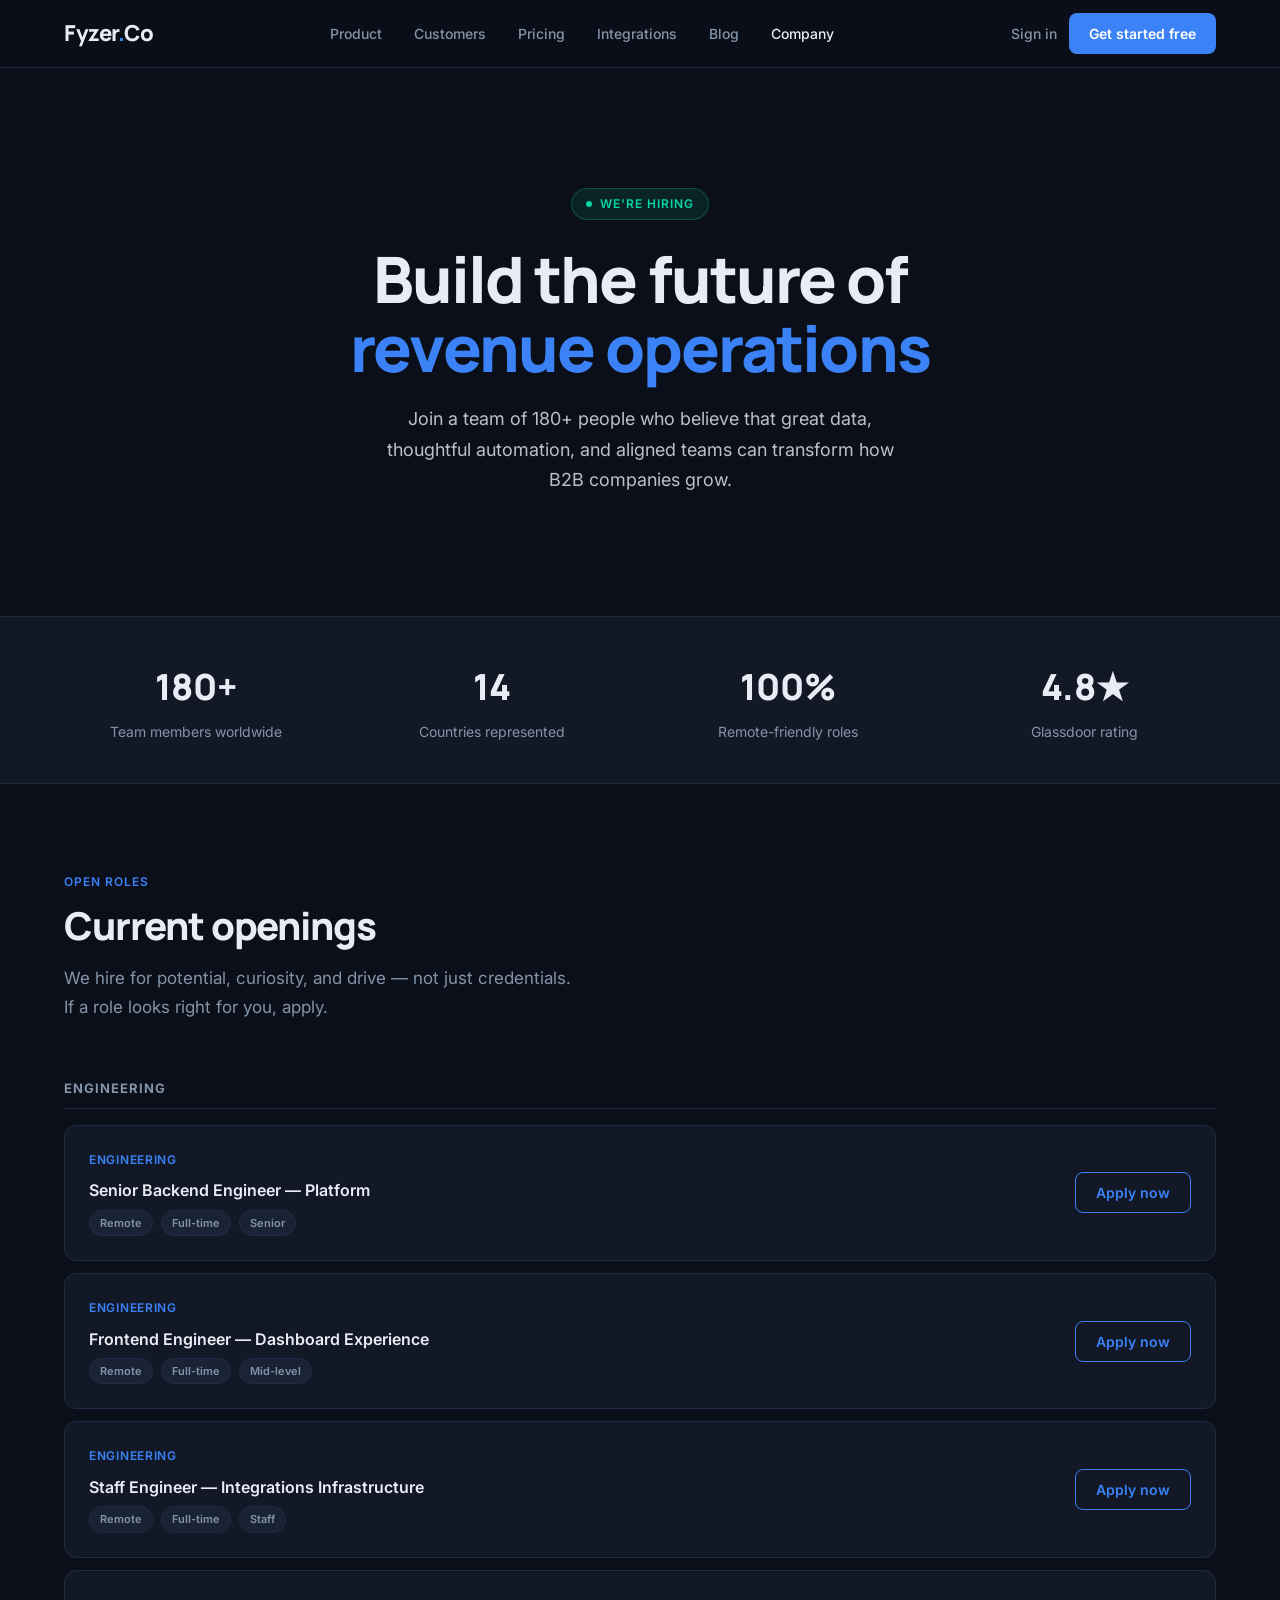
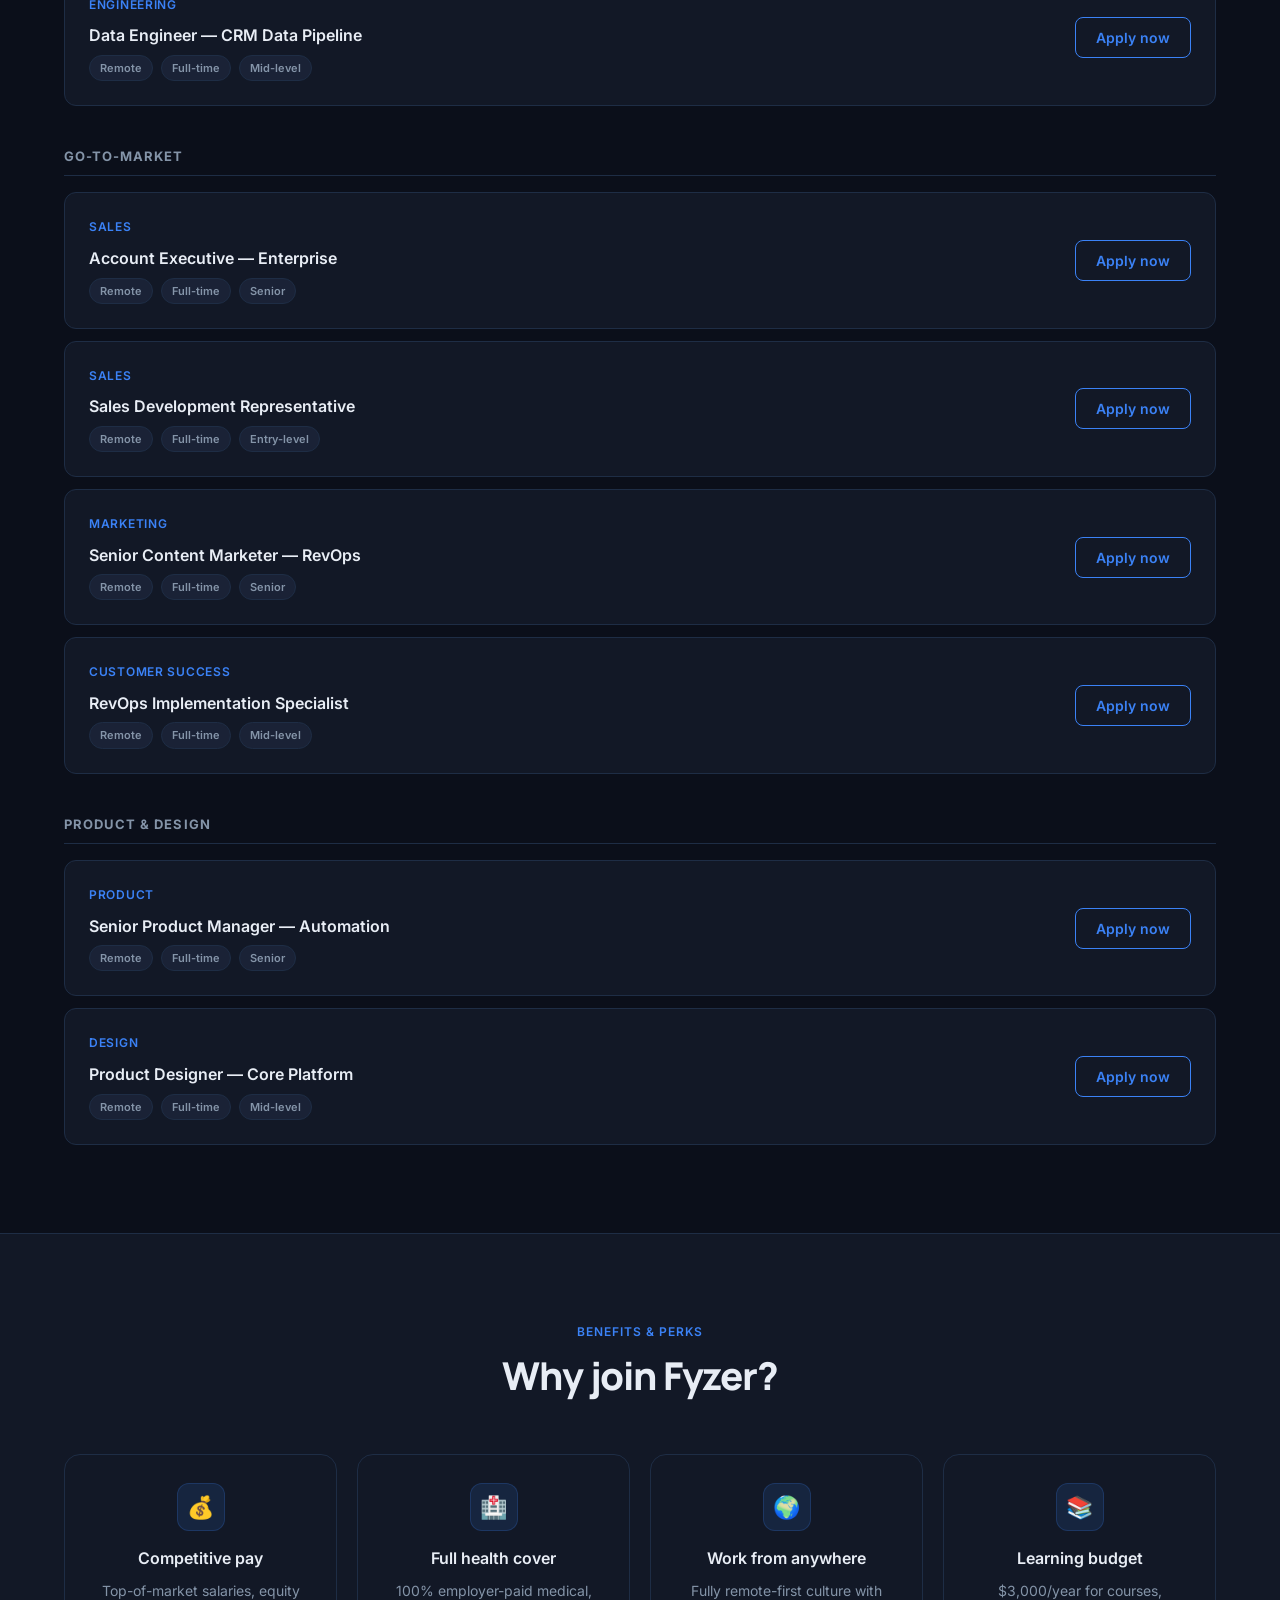
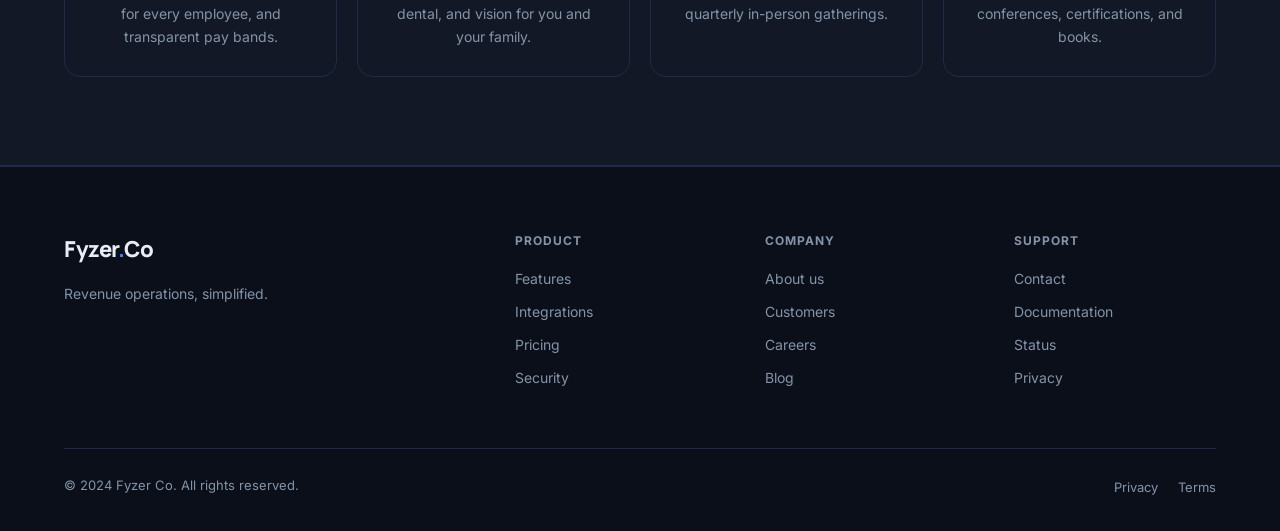
<file: careers.html>
<!DOCTYPE html>
<html lang="en">
<head>
<meta charset="UTF-8"><meta name="viewport" content="width=device-width,initial-scale=1.0">
<title>Careers — Fyzer Co</title>
<link rel="preconnect" href="https://fonts.googleapis.com">
<link rel="stylesheet" href="https://fonts.googleapis.com/css2?family=Inter:wght@400;500;600&family=Manrope:wght@700;800&display=swap">
<link rel="stylesheet" href="styles.css">
</head>
<body>
<nav>
  <a href="index.html" class="logo">Fyzer<span class="dot">.</span>Co</a>
  <div class="nav-center">
    <a href="product.html">Product</a><a href="customers.html">Customers</a><a href="pricing.html">Pricing</a><a href="integrations.html">Integrations</a><a href="blog.html">Blog</a><a href="about.html" style="color:var(--text)">Company</a>
  </div>
  <div class="nav-right"><a href="contact.html" class="btn-text">Sign in</a><a href="contact.html" class="btn-accent">Get started free</a></div>
</nav>

<div class="hero" style="min-height:440px">
  <div class="hero-bg" style="background-image:url('https://images.unsplash.com/photo-1522071820081-009f0129c71c?w=1600&q=80&auto=format&fit=crop')"></div>
  <div class="hero-overlay"></div>
  <div class="hero-content center" style="margin:0 auto;text-align:center">
    <div class="pill pill-green">We're hiring</div>
    <h1>Build the future of <em>revenue operations</em></h1>
    <p style="max-width:520px;margin:0 auto">Join a team of 180+ people who believe that great data, thoughtful automation, and aligned teams can transform how B2B companies grow.</p>
  </div>
</div>

<div class="stats-bar">
  <div class="stats-bar-inner">
    <div class="stat-item"><div class="num">180+</div><div class="lbl">Team members worldwide</div></div>
    <div class="stat-item"><div class="num">14</div><div class="lbl">Countries represented</div></div>
    <div class="stat-item"><div class="num">100%</div><div class="lbl">Remote-friendly roles</div></div>
    <div class="stat-item"><div class="num">4.8★</div><div class="lbl">Glassdoor rating</div></div>
  </div>
</div>

<section>
  <div class="section-inner">
    <div class="section-header">
      <p class="eyebrow">Open roles</p>
      <h2 class="section-title">Current openings</h2>
      <p class="section-sub">We hire for potential, curiosity, and drive — not just credentials. If a role looks right for you, apply.</p>
    </div>

    <div style="margin-bottom:40px">
      <div style="font-size:13px;font-weight:700;letter-spacing:.08em;text-transform:uppercase;color:var(--muted);margin-bottom:16px;padding-bottom:8px;border-bottom:1px solid var(--border)">Engineering</div>
      <div style="display:flex;flex-direction:column;gap:12px">
        <div class="job-card"><div><div class="job-dept">Engineering</div><div class="job-title">Senior Backend Engineer — Platform</div><div class="job-tags"><span class="job-tag">Remote</span><span class="job-tag">Full-time</span><span class="job-tag">Senior</span></div></div><a href="contact.html" class="btn-apply">Apply now</a></div>
        <div class="job-card"><div><div class="job-dept">Engineering</div><div class="job-title">Frontend Engineer — Dashboard Experience</div><div class="job-tags"><span class="job-tag">Remote</span><span class="job-tag">Full-time</span><span class="job-tag">Mid-level</span></div></div><a href="contact.html" class="btn-apply">Apply now</a></div>
        <div class="job-card"><div><div class="job-dept">Engineering</div><div class="job-title">Staff Engineer — Integrations Infrastructure</div><div class="job-tags"><span class="job-tag">Remote</span><span class="job-tag">Full-time</span><span class="job-tag">Staff</span></div></div><a href="contact.html" class="btn-apply">Apply now</a></div>
        <div class="job-card"><div><div class="job-dept">Engineering</div><div class="job-title">Data Engineer — CRM Data Pipeline</div><div class="job-tags"><span class="job-tag">Remote</span><span class="job-tag">Full-time</span><span class="job-tag">Mid-level</span></div></div><a href="contact.html" class="btn-apply">Apply now</a></div>
      </div>
    </div>

    <div style="margin-bottom:40px">
      <div style="font-size:13px;font-weight:700;letter-spacing:.08em;text-transform:uppercase;color:var(--muted);margin-bottom:16px;padding-bottom:8px;border-bottom:1px solid var(--border)">Go-to-Market</div>
      <div style="display:flex;flex-direction:column;gap:12px">
        <div class="job-card"><div><div class="job-dept">Sales</div><div class="job-title">Account Executive — Enterprise</div><div class="job-tags"><span class="job-tag">Remote</span><span class="job-tag">Full-time</span><span class="job-tag">Senior</span></div></div><a href="contact.html" class="btn-apply">Apply now</a></div>
        <div class="job-card"><div><div class="job-dept">Sales</div><div class="job-title">Sales Development Representative</div><div class="job-tags"><span class="job-tag">Remote</span><span class="job-tag">Full-time</span><span class="job-tag">Entry-level</span></div></div><a href="contact.html" class="btn-apply">Apply now</a></div>
        <div class="job-card"><div><div class="job-dept">Marketing</div><div class="job-title">Senior Content Marketer — RevOps</div><div class="job-tags"><span class="job-tag">Remote</span><span class="job-tag">Full-time</span><span class="job-tag">Senior</span></div></div><a href="contact.html" class="btn-apply">Apply now</a></div>
        <div class="job-card"><div><div class="job-dept">Customer Success</div><div class="job-title">RevOps Implementation Specialist</div><div class="job-tags"><span class="job-tag">Remote</span><span class="job-tag">Full-time</span><span class="job-tag">Mid-level</span></div></div><a href="contact.html" class="btn-apply">Apply now</a></div>
      </div>
    </div>

    <div>
      <div style="font-size:13px;font-weight:700;letter-spacing:.08em;text-transform:uppercase;color:var(--muted);margin-bottom:16px;padding-bottom:8px;border-bottom:1px solid var(--border)">Product & Design</div>
      <div style="display:flex;flex-direction:column;gap:12px">
        <div class="job-card"><div><div class="job-dept">Product</div><div class="job-title">Senior Product Manager — Automation</div><div class="job-tags"><span class="job-tag">Remote</span><span class="job-tag">Full-time</span><span class="job-tag">Senior</span></div></div><a href="contact.html" class="btn-apply">Apply now</a></div>
        <div class="job-card"><div><div class="job-dept">Design</div><div class="job-title">Product Designer — Core Platform</div><div class="job-tags"><span class="job-tag">Remote</span><span class="job-tag">Full-time</span><span class="job-tag">Mid-level</span></div></div><a href="contact.html" class="btn-apply">Apply now</a></div>
      </div>
    </div>
  </div>
</section>

<section style="background:var(--surface);border-top:1px solid var(--border);border-bottom:1px solid var(--border)">
  <div class="section-inner">
    <div class="section-header center"><p class="eyebrow">Benefits & perks</p><h2 class="section-title">Why join Fyzer?</h2></div>
    <div class="grid-4">
      <div class="card" style="text-align:center"><div class="card-icon" style="margin:0 auto 14px">💰</div><div class="card-title">Competitive pay</div><div class="card-desc">Top-of-market salaries, equity for every employee, and transparent pay bands.</div></div>
      <div class="card" style="text-align:center"><div class="card-icon" style="margin:0 auto 14px">🏥</div><div class="card-title">Full health cover</div><div class="card-desc">100% employer-paid medical, dental, and vision for you and your family.</div></div>
      <div class="card" style="text-align:center"><div class="card-icon" style="margin:0 auto 14px">🌍</div><div class="card-title">Work from anywhere</div><div class="card-desc">Fully remote-first culture with quarterly in-person gatherings.</div></div>
      <div class="card" style="text-align:center"><div class="card-icon" style="margin:0 auto 14px">📚</div><div class="card-title">Learning budget</div><div class="card-desc">$3,000/year for courses, conferences, certifications, and books.</div></div>
    </div>
  </div>
</section>

<footer>
  <div class="footer-inner">
    <div class="footer-brand"><a href="index.html" class="logo">Fyzer<span class="dot">.</span>Co</a><p>Revenue operations, simplified.</p></div>
    <div class="footer-col"><h4>Product</h4><a href="product.html">Features</a><a href="integrations.html">Integrations</a><a href="pricing.html">Pricing</a><a href="security.html">Security</a></div>
    <div class="footer-col"><h4>Company</h4><a href="about.html">About us</a><a href="customers.html">Customers</a><a href="careers.html">Careers</a><a href="blog.html">Blog</a></div>
    <div class="footer-col"><h4>Support</h4><a href="contact.html">Contact</a><a href="#">Documentation</a><a href="#">Status</a><a href="#">Privacy</a></div>
  </div>
  <div class="footer-bottom"><span>&copy; 2024 Fyzer Co. All rights reserved.</span><div><a href="#">Privacy</a><a href="#">Terms</a></div></div>
</footer>
</body>
</html>
</file>
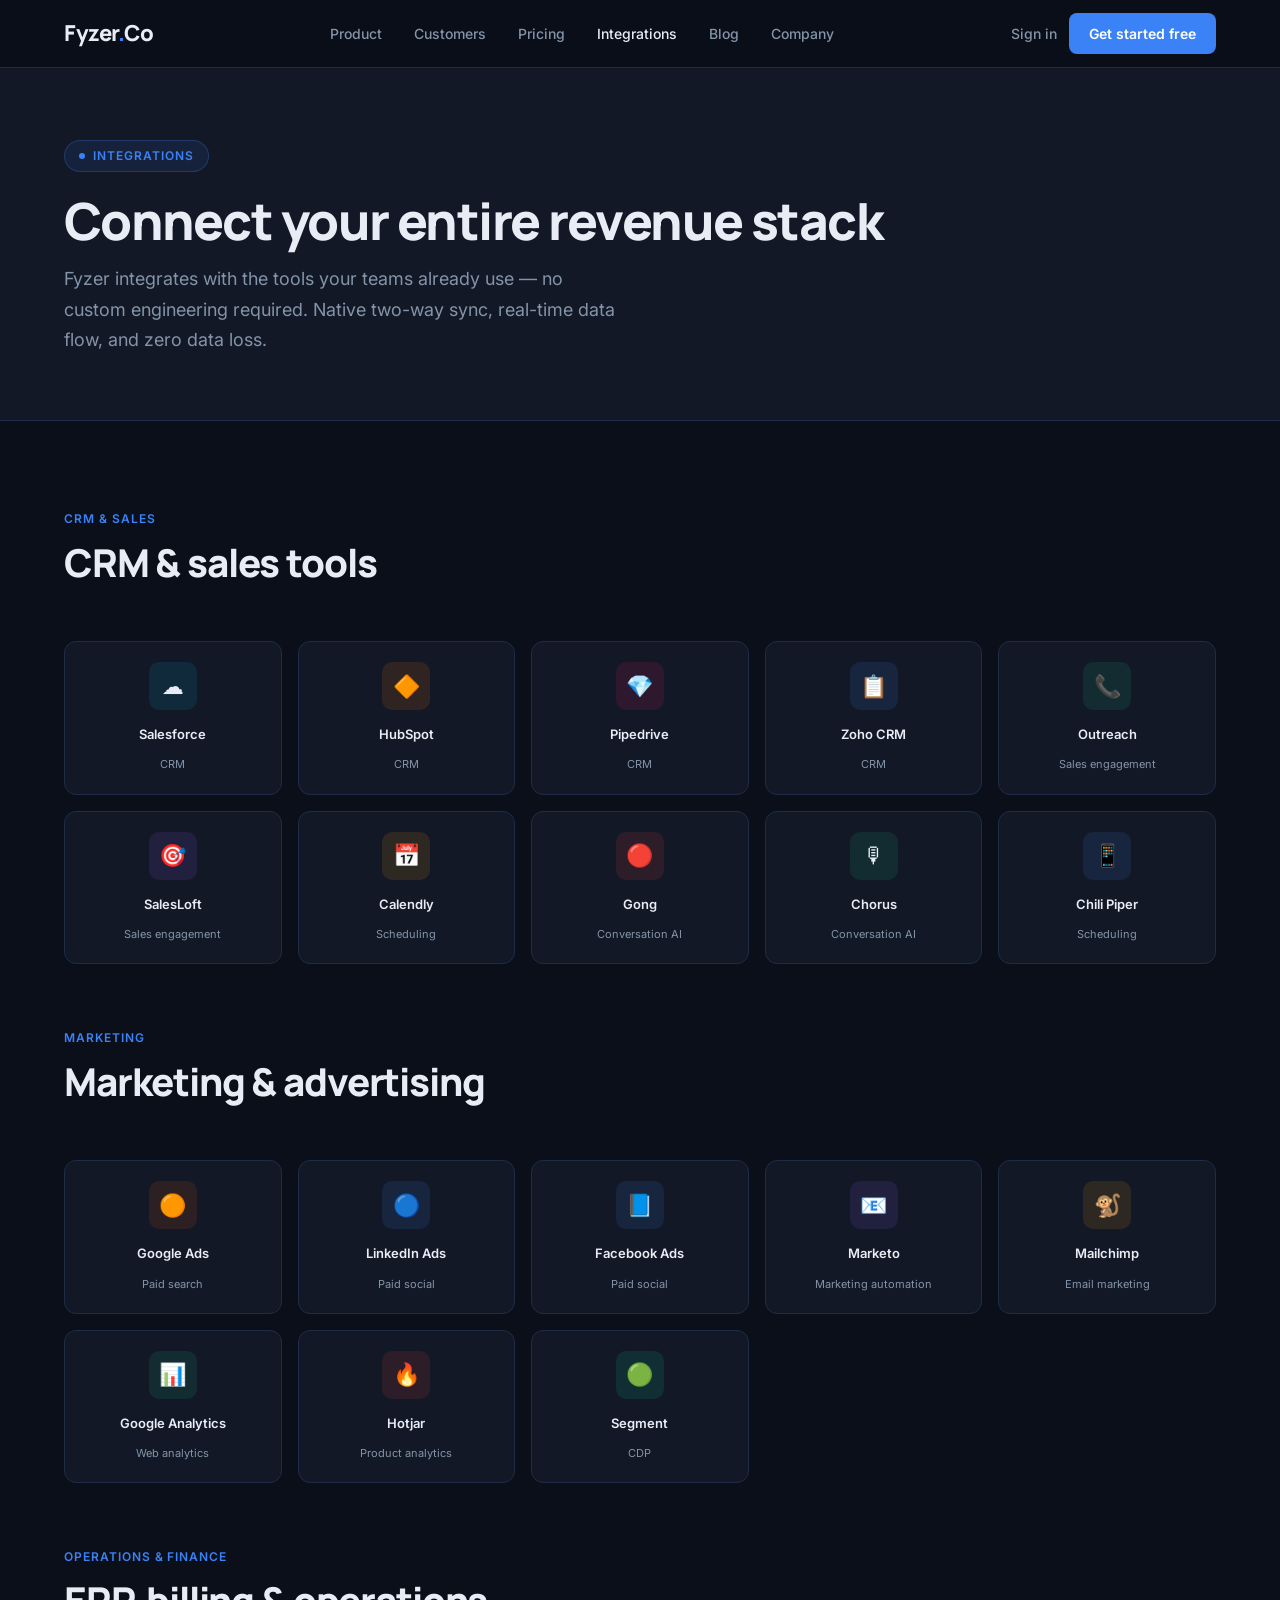
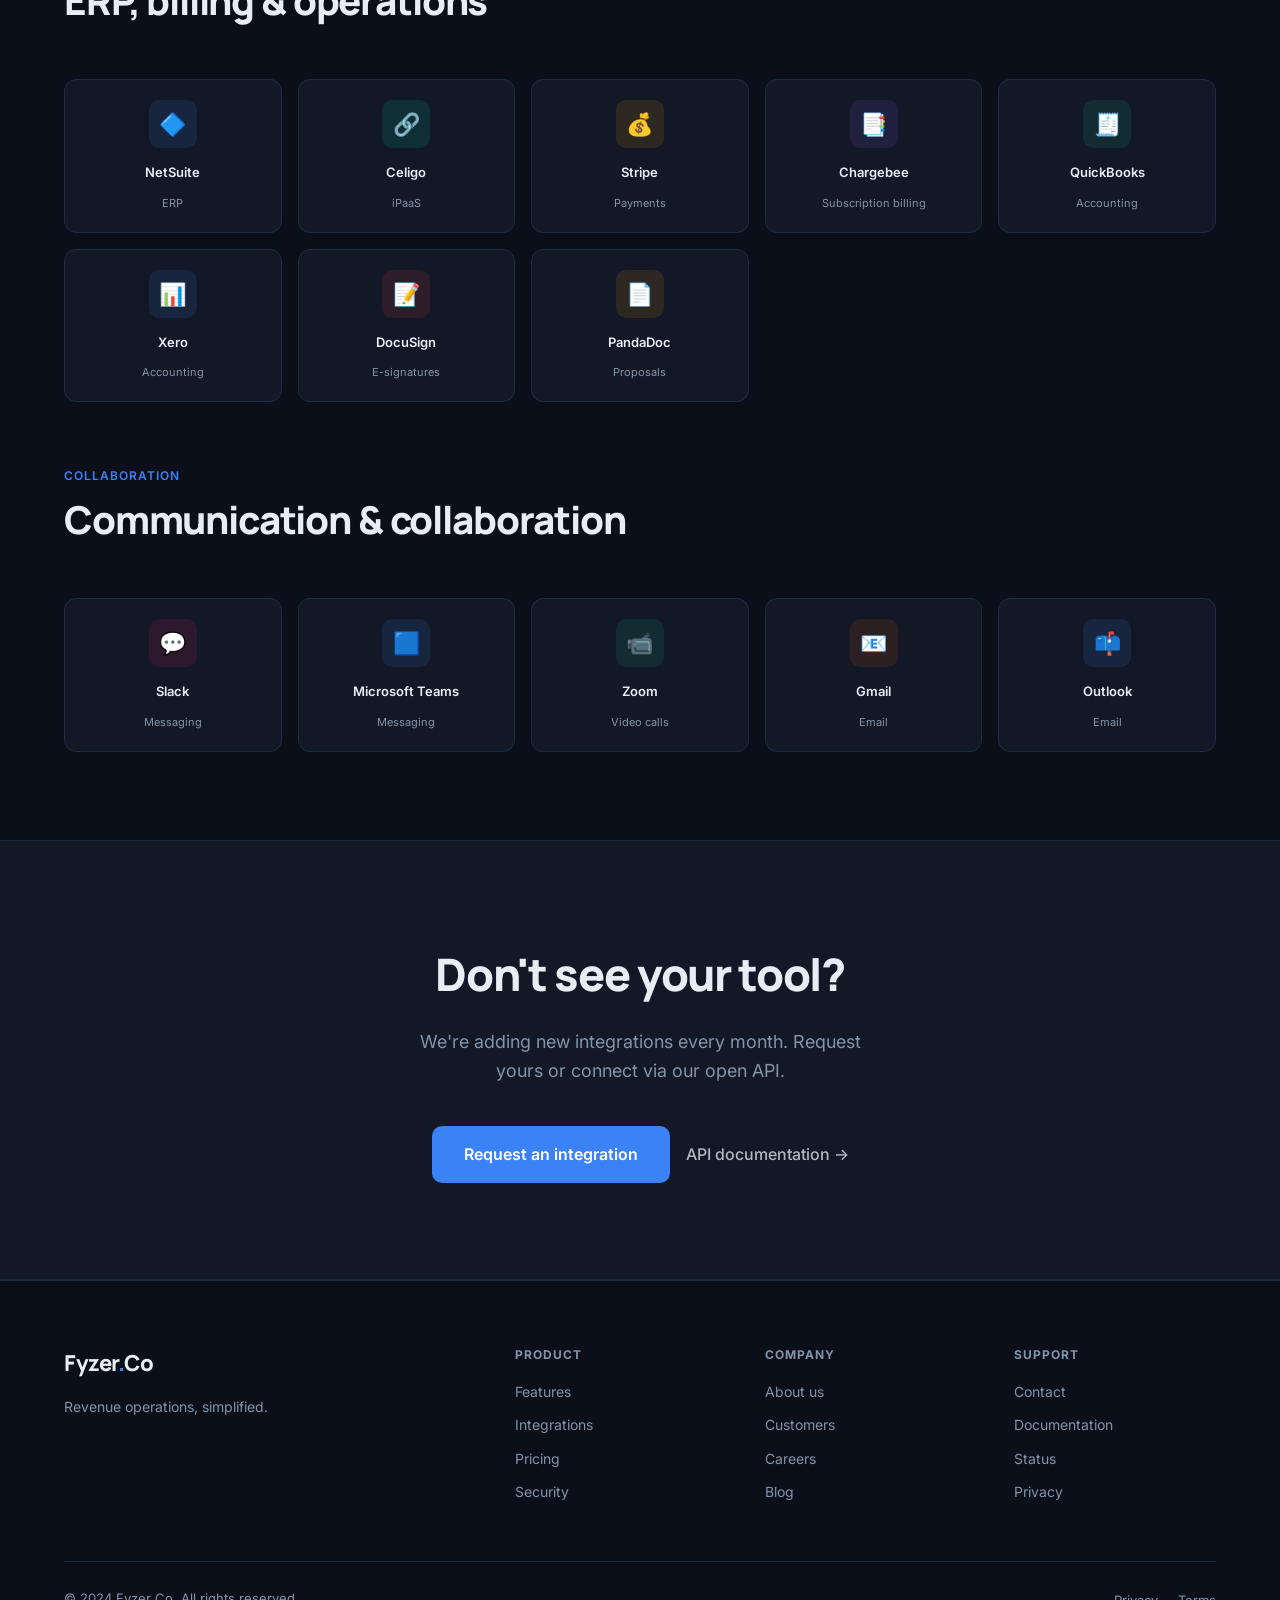
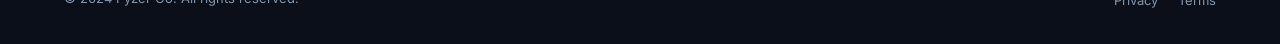
<file: integrations.html>
<!DOCTYPE html>
<html lang="en">
<head>
<meta charset="UTF-8"><meta name="viewport" content="width=device-width,initial-scale=1.0">
<title>Integrations — Fyzer Co</title>
<link rel="preconnect" href="https://fonts.googleapis.com">
<link rel="stylesheet" href="https://fonts.googleapis.com/css2?family=Inter:wght@400;500;600&family=Manrope:wght@700;800&display=swap">
<link rel="stylesheet" href="styles.css">
</head>
<body>
<nav>
  <a href="index.html" class="logo">Fyzer<span class="dot">.</span>Co</a>
  <div class="nav-center">
    <a href="product.html">Product</a><a href="customers.html">Customers</a><a href="pricing.html">Pricing</a><a href="integrations.html" style="color:var(--text)">Integrations</a><a href="blog.html">Blog</a><a href="about.html">Company</a>
  </div>
  <div class="nav-right"><a href="contact.html" class="btn-text">Sign in</a><a href="contact.html" class="btn-accent">Get started free</a></div>
</nav>

<div class="page-hero">
  <div class="page-hero-inner">
    <div class="pill pill-blue" style="margin-bottom:20px">Integrations</div>
    <h1>Connect your entire revenue stack</h1>
    <p>Fyzer integrates with the tools your teams already use — no custom engineering required. Native two-way sync, real-time data flow, and zero data loss.</p>
  </div>
</div>

<section>
  <div class="section-inner">
    <div class="section-header"><p class="eyebrow">CRM & Sales</p><h2 class="section-title">CRM & sales tools</h2></div>
    <div style="display:grid;grid-template-columns:repeat(5,1fr);gap:16px;margin-bottom:64px">
      <div class="integration-card"><div class="int-icon" style="background:rgba(0,161,214,.12)">☁</div><div class="int-name">Salesforce</div><div class="int-cat">CRM</div></div>
      <div class="integration-card"><div class="int-icon" style="background:rgba(255,122,0,.12)">🔶</div><div class="int-name">HubSpot</div><div class="int-cat">CRM</div></div>
      <div class="integration-card"><div class="int-icon" style="background:rgba(233,30,99,.12)">💎</div><div class="int-name">Pipedrive</div><div class="int-cat">CRM</div></div>
      <div class="integration-card"><div class="int-icon" style="background:rgba(59,130,246,.12)">📋</div><div class="int-name">Zoho CRM</div><div class="int-cat">CRM</div></div>
      <div class="integration-card"><div class="int-icon" style="background:rgba(16,185,129,.12)">📞</div><div class="int-name">Outreach</div><div class="int-cat">Sales engagement</div></div>
      <div class="integration-card"><div class="int-icon" style="background:rgba(139,92,246,.12)">🎯</div><div class="int-name">SalesLoft</div><div class="int-cat">Sales engagement</div></div>
      <div class="integration-card"><div class="int-icon" style="background:rgba(245,158,11,.12)">📅</div><div class="int-name">Calendly</div><div class="int-cat">Scheduling</div></div>
      <div class="integration-card"><div class="int-icon" style="background:rgba(239,68,68,.12)">🔴</div><div class="int-name">Gong</div><div class="int-cat">Conversation AI</div></div>
      <div class="integration-card"><div class="int-icon" style="background:rgba(16,185,129,.12)">🎙</div><div class="int-name">Chorus</div><div class="int-cat">Conversation AI</div></div>
      <div class="integration-card"><div class="int-icon" style="background:rgba(59,130,246,.12)">📱</div><div class="int-name">Chili Piper</div><div class="int-cat">Scheduling</div></div>
    </div>

    <div class="section-header"><p class="eyebrow">Marketing</p><h2 class="section-title">Marketing & advertising</h2></div>
    <div style="display:grid;grid-template-columns:repeat(5,1fr);gap:16px;margin-bottom:64px">
      <div class="integration-card"><div class="int-icon" style="background:rgba(234,88,12,.12)">🟠</div><div class="int-name">Google Ads</div><div class="int-cat">Paid search</div></div>
      <div class="integration-card"><div class="int-icon" style="background:rgba(59,130,246,.12)">🔵</div><div class="int-name">LinkedIn Ads</div><div class="int-cat">Paid social</div></div>
      <div class="integration-card"><div class="int-icon" style="background:rgba(59,130,246,.12)">📘</div><div class="int-name">Facebook Ads</div><div class="int-cat">Paid social</div></div>
      <div class="integration-card"><div class="int-icon" style="background:rgba(139,92,246,.12)">📧</div><div class="int-name">Marketo</div><div class="int-cat">Marketing automation</div></div>
      <div class="integration-card"><div class="int-icon" style="background:rgba(245,158,11,.12)">🐒</div><div class="int-name">Mailchimp</div><div class="int-cat">Email marketing</div></div>
      <div class="integration-card"><div class="int-icon" style="background:rgba(16,185,129,.12)">📊</div><div class="int-name">Google Analytics</div><div class="int-cat">Web analytics</div></div>
      <div class="integration-card"><div class="int-icon" style="background:rgba(239,68,68,.12)">🔥</div><div class="int-name">Hotjar</div><div class="int-cat">Product analytics</div></div>
      <div class="integration-card"><div class="int-icon" style="background:rgba(6,214,160,.12)">🟢</div><div class="int-name">Segment</div><div class="int-cat">CDP</div></div>
    </div>

    <div class="section-header"><p class="eyebrow">Operations & Finance</p><h2 class="section-title">ERP, billing & operations</h2></div>
    <div style="display:grid;grid-template-columns:repeat(5,1fr);gap:16px;margin-bottom:64px">
      <div class="integration-card"><div class="int-icon" style="background:rgba(59,130,246,.12)">🔷</div><div class="int-name">NetSuite</div><div class="int-cat">ERP</div></div>
      <div class="integration-card"><div class="int-icon" style="background:rgba(6,214,160,.12)">🔗</div><div class="int-name">Celigo</div><div class="int-cat">iPaaS</div></div>
      <div class="integration-card"><div class="int-icon" style="background:rgba(245,158,11,.12)">💰</div><div class="int-name">Stripe</div><div class="int-cat">Payments</div></div>
      <div class="integration-card"><div class="int-icon" style="background:rgba(139,92,246,.12)">📑</div><div class="int-name">Chargebee</div><div class="int-cat">Subscription billing</div></div>
      <div class="integration-card"><div class="int-icon" style="background:rgba(16,185,129,.12)">🧾</div><div class="int-name">QuickBooks</div><div class="int-cat">Accounting</div></div>
      <div class="integration-card"><div class="int-icon" style="background:rgba(59,130,246,.12)">📊</div><div class="int-name">Xero</div><div class="int-cat">Accounting</div></div>
      <div class="integration-card"><div class="int-icon" style="background:rgba(239,68,68,.12)">📝</div><div class="int-name">DocuSign</div><div class="int-cat">E-signatures</div></div>
      <div class="integration-card"><div class="int-icon" style="background:rgba(245,158,11,.12)">📄</div><div class="int-name">PandaDoc</div><div class="int-cat">Proposals</div></div>
    </div>

    <div class="section-header"><p class="eyebrow">Collaboration</p><h2 class="section-title">Communication & collaboration</h2></div>
    <div style="display:grid;grid-template-columns:repeat(5,1fr);gap:16px">
      <div class="integration-card"><div class="int-icon" style="background:rgba(233,30,99,.12)">💬</div><div class="int-name">Slack</div><div class="int-cat">Messaging</div></div>
      <div class="integration-card"><div class="int-icon" style="background:rgba(59,130,246,.12)">🟦</div><div class="int-name">Microsoft Teams</div><div class="int-cat">Messaging</div></div>
      <div class="integration-card"><div class="int-icon" style="background:rgba(16,185,129,.12)">📹</div><div class="int-name">Zoom</div><div class="int-cat">Video calls</div></div>
      <div class="integration-card"><div class="int-icon" style="background:rgba(234,88,12,.12)">📧</div><div class="int-name">Gmail</div><div class="int-cat">Email</div></div>
      <div class="integration-card"><div class="int-icon" style="background:rgba(59,130,246,.12)">📫</div><div class="int-name">Outlook</div><div class="int-cat">Email</div></div>
    </div>
  </div>
</section>

<div class="cta-section">
  <h2>Don't see your tool?</h2>
  <p>We're adding new integrations every month. Request yours or connect via our open API.</p>
  <div style="display:flex;gap:16px;justify-content:center;flex-wrap:wrap">
    <a href="contact.html" class="btn-lg">Request an integration</a>
    <a href="#" class="btn-lg-ghost">API documentation &rarr;</a>
  </div>
</div>

<footer>
  <div class="footer-inner">
    <div class="footer-brand"><a href="index.html" class="logo">Fyzer<span class="dot">.</span>Co</a><p>Revenue operations, simplified.</p></div>
    <div class="footer-col"><h4>Product</h4><a href="product.html">Features</a><a href="integrations.html">Integrations</a><a href="pricing.html">Pricing</a><a href="security.html">Security</a></div>
    <div class="footer-col"><h4>Company</h4><a href="about.html">About us</a><a href="customers.html">Customers</a><a href="careers.html">Careers</a><a href="blog.html">Blog</a></div>
    <div class="footer-col"><h4>Support</h4><a href="contact.html">Contact</a><a href="#">Documentation</a><a href="#">Status</a><a href="#">Privacy</a></div>
  </div>
  <div class="footer-bottom"><span>&copy; 2024 Fyzer Co. All rights reserved.</span><div><a href="#">Privacy</a><a href="#">Terms</a></div></div>
</footer>
</body>
</html>
</file>
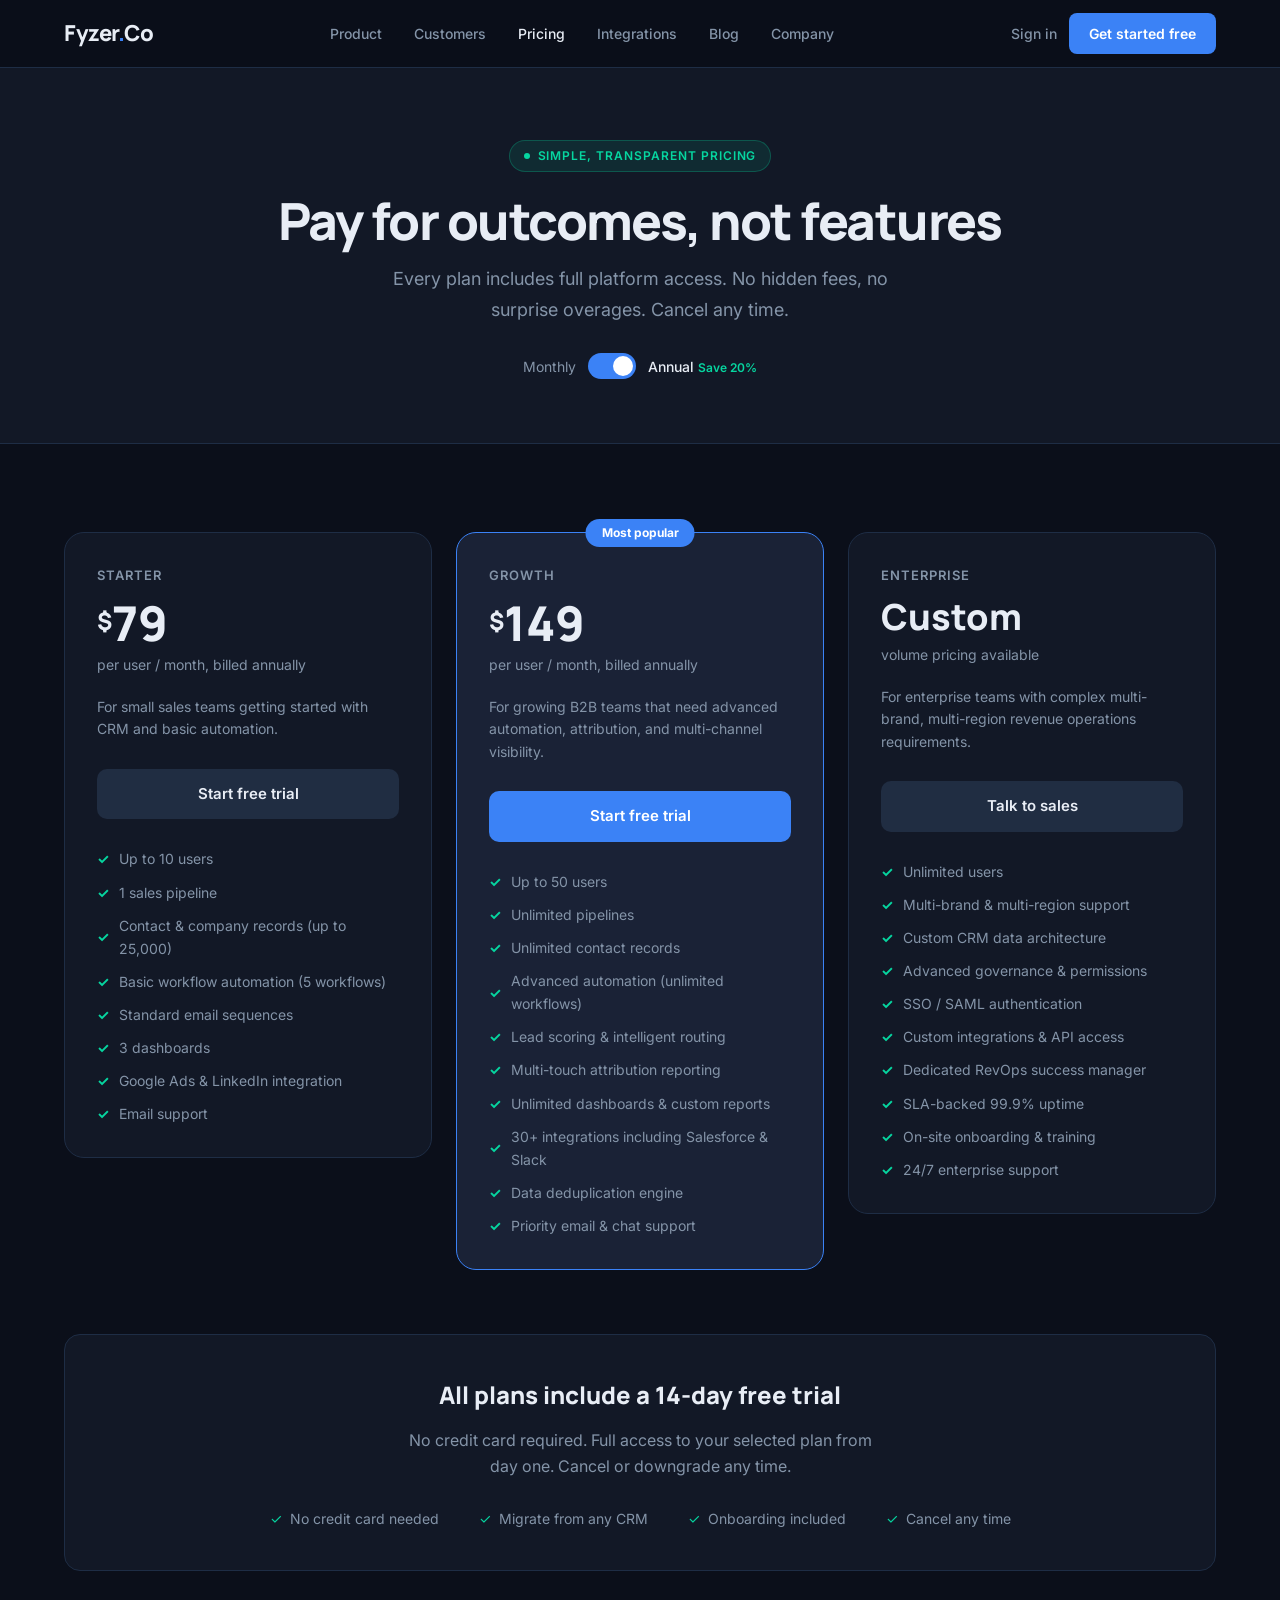
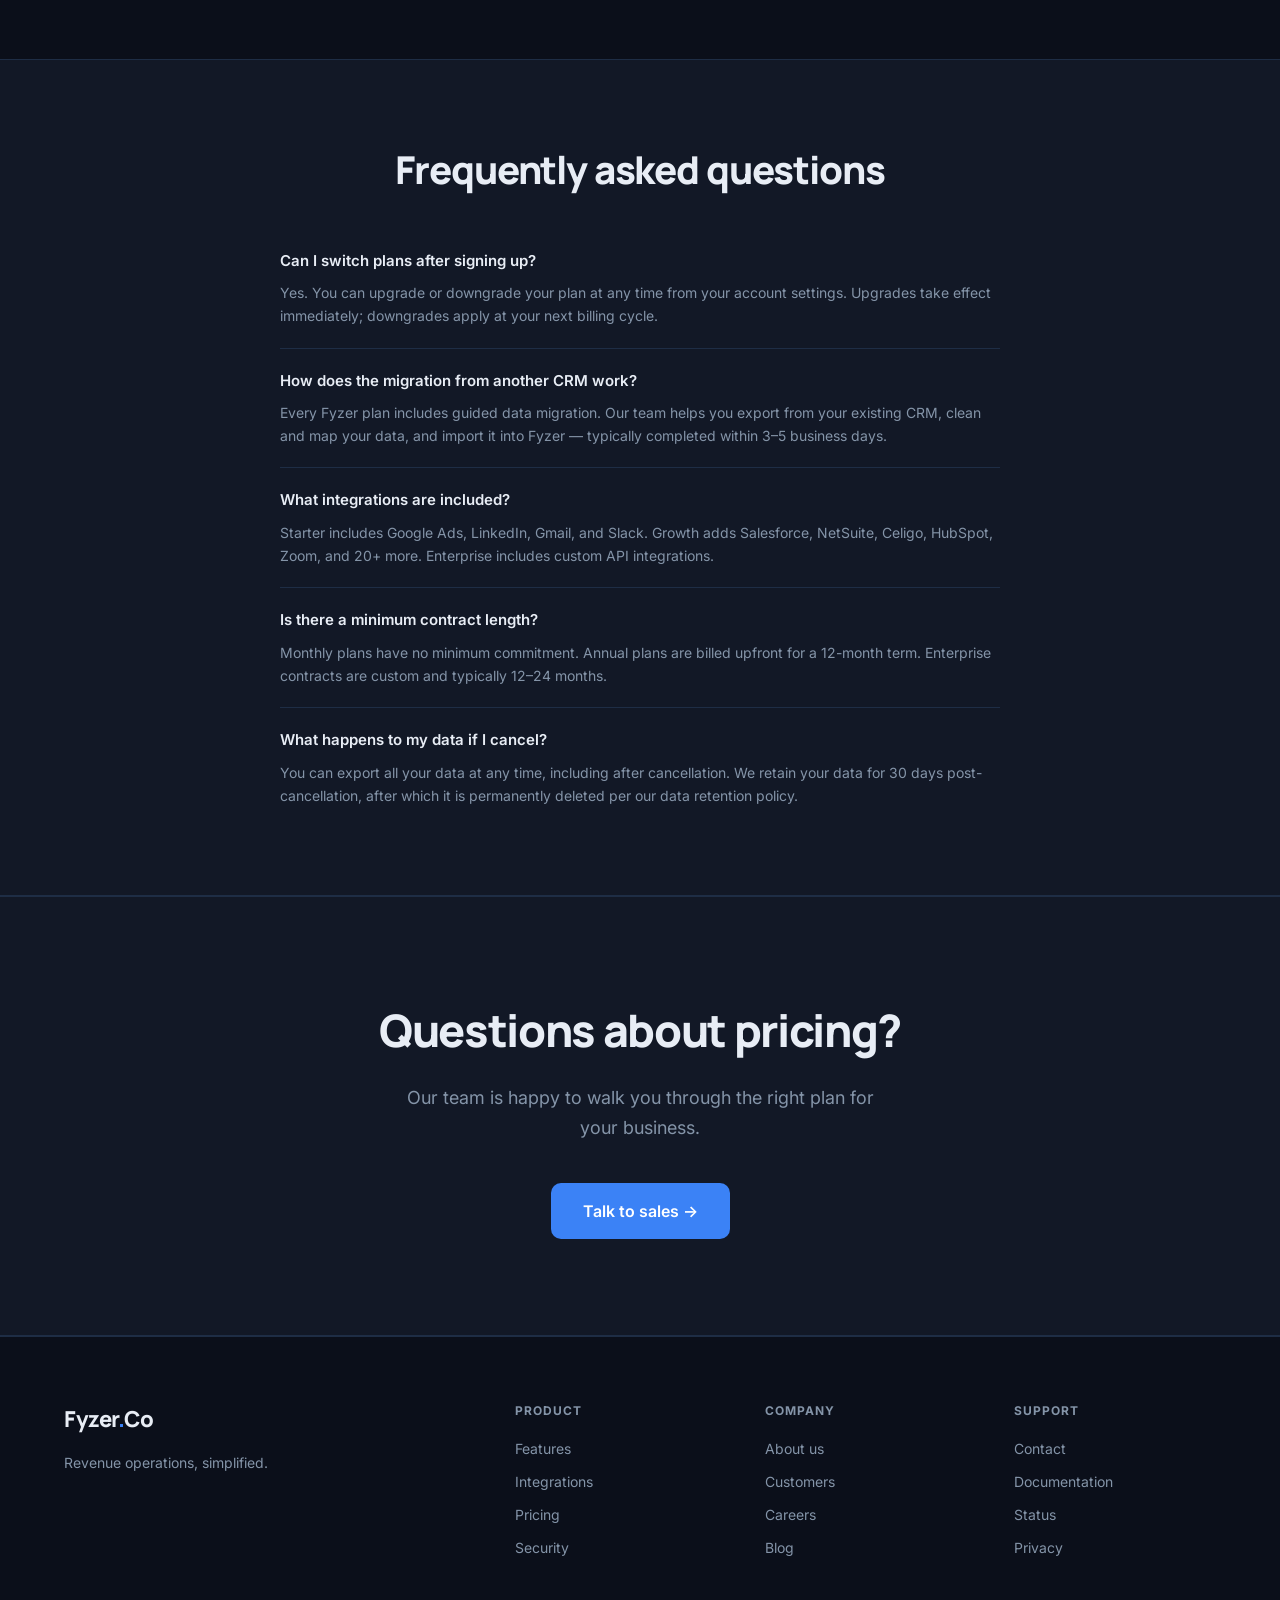
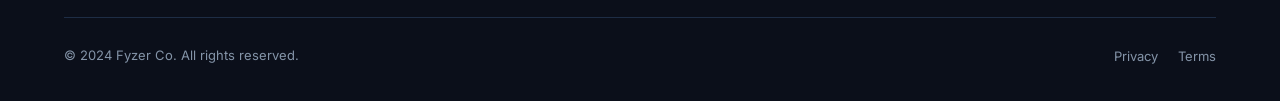
<file: pricing.html>
<!DOCTYPE html>
<html lang="en">
<head>
<meta charset="UTF-8"><meta name="viewport" content="width=device-width,initial-scale=1.0">
<title>Pricing — Fyzer Co</title>
<link rel="preconnect" href="https://fonts.googleapis.com">
<link rel="stylesheet" href="https://fonts.googleapis.com/css2?family=Inter:wght@400;500;600&family=Manrope:wght@700;800&display=swap">
<link rel="stylesheet" href="styles.css">
</head>
<body>
<nav>
  <a href="index.html" class="logo">Fyzer<span class="dot">.</span>Co</a>
  <div class="nav-center">
    <a href="product.html">Product</a><a href="customers.html">Customers</a><a href="pricing.html" style="color:var(--text)">Pricing</a><a href="integrations.html">Integrations</a><a href="blog.html">Blog</a><a href="about.html">Company</a>
  </div>
  <div class="nav-right"><a href="contact.html" class="btn-text">Sign in</a><a href="contact.html" class="btn-accent">Get started free</a></div>
</nav>

<div class="page-hero" style="text-align:center">
  <div class="page-hero-inner" style="text-align:center">
    <div class="pill pill-green" style="display:inline-flex;margin-bottom:20px">Simple, transparent pricing</div>
    <h1 style="text-align:center">Pay for outcomes, not features</h1>
    <p style="max-width:520px;margin:0 auto;font-size:18px;color:var(--muted)">Every plan includes full platform access. No hidden fees, no surprise overages. Cancel any time.</p>
    <div style="display:flex;align-items:center;justify-content:center;gap:12px;margin-top:28px">
      <span style="font-size:14px;color:var(--muted)">Monthly</span>
      <div style="width:48px;height:26px;background:var(--accent);border-radius:99px;position:relative;cursor:pointer"><div style="width:20px;height:20px;background:#fff;border-radius:50%;position:absolute;right:3px;top:3px"></div></div>
      <span style="font-size:14px;color:var(--text);font-weight:500">Annual <span style="color:var(--accent2);font-size:12px;font-weight:600">Save 20%</span></span>
    </div>
  </div>
</div>

<section>
  <div class="section-inner">
    <div class="grid-3" style="align-items:start">
      <div class="pricing-card">
        <div class="pricing-tier">Starter</div>
        <div class="pricing-price"><sup>$</sup>79</div>
        <div class="pricing-period">per user / month, billed annually</div>
        <div class="pricing-desc">For small sales teams getting started with CRM and basic automation.</div>
        <a href="contact.html" class="pricing-btn pricing-btn-secondary">Start free trial</a>
        <ul class="pricing-features">
          <li>Up to 10 users</li>
          <li>1 sales pipeline</li>
          <li>Contact & company records (up to 25,000)</li>
          <li>Basic workflow automation (5 workflows)</li>
          <li>Standard email sequences</li>
          <li>3 dashboards</li>
          <li>Google Ads & LinkedIn integration</li>
          <li>Email support</li>
        </ul>
      </div>
      <div class="pricing-card featured" style="position:relative">
        <div class="pricing-badge">Most popular</div>
        <div class="pricing-tier">Growth</div>
        <div class="pricing-price"><sup>$</sup>149</div>
        <div class="pricing-period">per user / month, billed annually</div>
        <div class="pricing-desc">For growing B2B teams that need advanced automation, attribution, and multi-channel visibility.</div>
        <a href="contact.html" class="pricing-btn pricing-btn-primary">Start free trial</a>
        <ul class="pricing-features">
          <li>Up to 50 users</li>
          <li>Unlimited pipelines</li>
          <li>Unlimited contact records</li>
          <li>Advanced automation (unlimited workflows)</li>
          <li>Lead scoring & intelligent routing</li>
          <li>Multi-touch attribution reporting</li>
          <li>Unlimited dashboards & custom reports</li>
          <li>30+ integrations including Salesforce & Slack</li>
          <li>Data deduplication engine</li>
          <li>Priority email & chat support</li>
        </ul>
      </div>
      <div class="pricing-card">
        <div class="pricing-tier">Enterprise</div>
        <div class="pricing-price" style="font-size:36px;margin-bottom:8px">Custom</div>
        <div class="pricing-period">volume pricing available</div>
        <div class="pricing-desc">For enterprise teams with complex multi-brand, multi-region revenue operations requirements.</div>
        <a href="contact.html" class="pricing-btn pricing-btn-secondary">Talk to sales</a>
        <ul class="pricing-features">
          <li>Unlimited users</li>
          <li>Multi-brand & multi-region support</li>
          <li>Custom CRM data architecture</li>
          <li>Advanced governance & permissions</li>
          <li>SSO / SAML authentication</li>
          <li>Custom integrations & API access</li>
          <li>Dedicated RevOps success manager</li>
          <li>SLA-backed 99.9% uptime</li>
          <li>On-site onboarding & training</li>
          <li>24/7 enterprise support</li>
        </ul>
      </div>
    </div>

    <div style="background:var(--surface);border:1px solid var(--border);border-radius:16px;padding:40px;margin-top:64px;text-align:center">
      <h3 style="font-family:var(--hf);font-size:24px;font-weight:800;margin-bottom:12px">All plans include a 14-day free trial</h3>
      <p style="color:var(--muted);max-width:480px;margin:0 auto 28px">No credit card required. Full access to your selected plan from day one. Cancel or downgrade any time.</p>
      <div style="display:flex;gap:40px;justify-content:center;flex-wrap:wrap">
        <div style="display:flex;align-items:center;gap:8px;font-size:14px;color:var(--muted)"><span style="color:var(--accent2)">✓</span> No credit card needed</div>
        <div style="display:flex;align-items:center;gap:8px;font-size:14px;color:var(--muted)"><span style="color:var(--accent2)">✓</span> Migrate from any CRM</div>
        <div style="display:flex;align-items:center;gap:8px;font-size:14px;color:var(--muted)"><span style="color:var(--accent2)">✓</span> Onboarding included</div>
        <div style="display:flex;align-items:center;gap:8px;font-size:14px;color:var(--muted)"><span style="color:var(--accent2)">✓</span> Cancel any time</div>
      </div>
    </div>
  </div>
</section>

<section style="background:var(--surface);border-top:1px solid var(--border);border-bottom:1px solid var(--border)">
  <div class="section-inner">
    <div class="section-header center">
      <h2 class="section-title">Frequently asked questions</h2>
    </div>
    <div style="max-width:720px;margin:0 auto;display:flex;flex-direction:column;gap:20px">
      <div style="border-bottom:1px solid var(--border);padding-bottom:20px">
        <div style="font-size:15px;font-weight:600;margin-bottom:8px">Can I switch plans after signing up?</div>
        <div style="font-size:14px;color:var(--muted);line-height:1.65">Yes. You can upgrade or downgrade your plan at any time from your account settings. Upgrades take effect immediately; downgrades apply at your next billing cycle.</div>
      </div>
      <div style="border-bottom:1px solid var(--border);padding-bottom:20px">
        <div style="font-size:15px;font-weight:600;margin-bottom:8px">How does the migration from another CRM work?</div>
        <div style="font-size:14px;color:var(--muted);line-height:1.65">Every Fyzer plan includes guided data migration. Our team helps you export from your existing CRM, clean and map your data, and import it into Fyzer — typically completed within 3–5 business days.</div>
      </div>
      <div style="border-bottom:1px solid var(--border);padding-bottom:20px">
        <div style="font-size:15px;font-weight:600;margin-bottom:8px">What integrations are included?</div>
        <div style="font-size:14px;color:var(--muted);line-height:1.65">Starter includes Google Ads, LinkedIn, Gmail, and Slack. Growth adds Salesforce, NetSuite, Celigo, HubSpot, Zoom, and 20+ more. Enterprise includes custom API integrations.</div>
      </div>
      <div style="border-bottom:1px solid var(--border);padding-bottom:20px">
        <div style="font-size:15px;font-weight:600;margin-bottom:8px">Is there a minimum contract length?</div>
        <div style="font-size:14px;color:var(--muted);line-height:1.65">Monthly plans have no minimum commitment. Annual plans are billed upfront for a 12-month term. Enterprise contracts are custom and typically 12–24 months.</div>
      </div>
      <div>
        <div style="font-size:15px;font-weight:600;margin-bottom:8px">What happens to my data if I cancel?</div>
        <div style="font-size:14px;color:var(--muted);line-height:1.65">You can export all your data at any time, including after cancellation. We retain your data for 30 days post-cancellation, after which it is permanently deleted per our data retention policy.</div>
      </div>
    </div>
  </div>
</section>

<div class="cta-section">
  <h2>Questions about pricing?</h2>
  <p>Our team is happy to walk you through the right plan for your business.</p>
  <a href="contact.html" class="btn-lg">Talk to sales &rarr;</a>
</div>

<footer>
  <div class="footer-inner">
    <div class="footer-brand"><a href="index.html" class="logo">Fyzer<span class="dot">.</span>Co</a><p>Revenue operations, simplified.</p></div>
    <div class="footer-col"><h4>Product</h4><a href="product.html">Features</a><a href="integrations.html">Integrations</a><a href="pricing.html">Pricing</a><a href="security.html">Security</a></div>
    <div class="footer-col"><h4>Company</h4><a href="about.html">About us</a><a href="customers.html">Customers</a><a href="careers.html">Careers</a><a href="blog.html">Blog</a></div>
    <div class="footer-col"><h4>Support</h4><a href="contact.html">Contact</a><a href="#">Documentation</a><a href="#">Status</a><a href="#">Privacy</a></div>
  </div>
  <div class="footer-bottom"><span>&copy; 2024 Fyzer Co. All rights reserved.</span><div><a href="#">Privacy</a><a href="#">Terms</a></div></div>
</footer>
</body>
</html>
</file>
<file: styles.css>
:root{--bg:#0b0f1a;--surface:#121826;--surface2:#1a2236;--surface3:#202d42;--border:#1e2d45;--text:#e8edf5;--muted:#8494a8;--accent:#3b82f6;--accent-h:#2563eb;--accent2:#06d6a0;--red:#ef4444;--yellow:#f59e0b;--hf:'Manrope',sans-serif;--bf:'Inter',system-ui,sans-serif}
*,*::before,*::after{box-sizing:border-box;margin:0;padding:0}
html{scroll-behavior:smooth}
body{background:var(--bg);color:var(--text);font-family:var(--bf);font-size:16px;line-height:1.65;-webkit-font-smoothing:antialiased}
a{color:inherit;text-decoration:none}
img{max-width:100%;display:block}

/* NAV */
nav{position:sticky;top:0;z-index:200;display:flex;align-items:center;justify-content:space-between;padding:0 5vw;height:68px;background:rgba(11,15,26,0.95);backdrop-filter:blur(16px);border-bottom:1px solid var(--border)}
.logo{font-family:var(--hf);font-size:22px;font-weight:800;letter-spacing:-0.02em;white-space:nowrap}
.logo .dot{color:var(--accent)}
.nav-center{display:flex;align-items:center;gap:8px}
.nav-center a{font-size:14px;font-weight:500;color:var(--muted);padding:6px 12px;border-radius:6px;transition:color .15s,background .15s;white-space:nowrap}
.nav-center a:hover{color:var(--text);background:var(--surface2)}
.nav-right{display:flex;align-items:center;gap:12px}
.btn-text{font-size:14px;font-weight:500;color:var(--muted);transition:color .15s}
.btn-text:hover{color:var(--text)}
.btn-accent{font-size:14px;font-weight:600;color:#fff;background:var(--accent);padding:9px 20px;border-radius:8px;transition:background .15s;white-space:nowrap}
.btn-accent:hover{background:var(--accent-h)}
.btn-outline{font-size:14px;font-weight:600;color:var(--accent);border:1px solid var(--accent);padding:9px 20px;border-radius:8px;transition:background .15s}
.btn-outline:hover{background:rgba(59,130,246,.08)}

/* HERO */
.hero{position:relative;min-height:600px;display:flex;align-items:center;overflow:hidden}
.hero-bg{position:absolute;inset:0;background-size:cover;background-position:center;filter:brightness(0.25)}
.hero-overlay{position:absolute;inset:0;background:linear-gradient(135deg,rgba(11,15,26,.85) 0%,rgba(11,15,26,.5) 100%)}
.hero-content{position:relative;z-index:1;padding:100px 5vw;max-width:760px}
.hero-content.center{text-align:center;max-width:860px;margin:0 auto;padding:120px 5vw}
.pill{display:inline-flex;align-items:center;gap:8px;font-size:12px;font-weight:600;letter-spacing:.08em;text-transform:uppercase;padding:5px 14px;border-radius:99px;margin-bottom:24px}
.pill-green{color:var(--accent2);background:rgba(6,214,160,.1);border:1px solid rgba(6,214,160,.25)}
.pill-blue{color:var(--accent);background:rgba(59,130,246,.1);border:1px solid rgba(59,130,246,.25)}
.pill::before{content:'';width:6px;height:6px;border-radius:50%;background:currentColor}
.hero h1{font-family:var(--hf);font-size:clamp(38px,5vw,64px);font-weight:800;line-height:1.08;letter-spacing:-.03em;margin-bottom:22px}
.hero h1 em{font-style:normal;color:var(--accent)}
.hero p{font-size:18px;color:rgba(232,237,245,.8);max-width:540px;line-height:1.7;margin-bottom:40px}
.hero-actions{display:flex;align-items:center;gap:16px;flex-wrap:wrap}
.btn-lg{font-size:16px;font-weight:600;color:#fff;background:var(--accent);padding:15px 32px;border-radius:10px;display:inline-flex;align-items:center;gap:8px;transition:background .15s,transform .15s}
.btn-lg:hover{background:var(--accent-h);transform:translateY(-1px)}
.btn-lg-ghost{font-size:16px;font-weight:500;color:rgba(232,237,245,.75);display:inline-flex;align-items:center;gap:8px;transition:color .15s}
.btn-lg-ghost:hover{color:var(--text)}
.hero-stats{display:flex;gap:40px;flex-wrap:wrap;margin-top:56px;padding-top:40px;border-top:1px solid rgba(255,255,255,.1)}
.hero-stat .num{font-family:var(--hf);font-size:32px;font-weight:800;color:var(--text)}
.hero-stat .lbl{font-size:13px;color:var(--muted);margin-top:2px}

/* PAGE HERO (simpler) */
.page-hero{background:var(--surface);border-bottom:1px solid var(--border);padding:72px 5vw 64px}
.page-hero-inner{max-width:1200px;margin:0 auto}
.page-hero h1{font-family:var(--hf);font-size:clamp(32px,4vw,52px);font-weight:800;letter-spacing:-.03em;line-height:1.1;margin-bottom:16px}
.page-hero p{font-size:18px;color:var(--muted);max-width:560px;line-height:1.7}

/* SECTIONS */
section{padding:88px 5vw}
.section-inner{max-width:1200px;margin:0 auto}
.section-header{margin-bottom:56px}
.section-header.center{text-align:center}
.section-header.center .section-sub{margin:0 auto}
.eyebrow{font-size:12px;font-weight:600;letter-spacing:.08em;text-transform:uppercase;color:var(--accent);margin-bottom:12px}
.section-title{font-family:var(--hf);font-size:clamp(26px,3vw,42px);font-weight:800;letter-spacing:-.03em;line-height:1.15;margin-bottom:16px}
.section-sub{font-size:17px;color:var(--muted);max-width:520px;line-height:1.7}

/* STATS BAR */
.stats-bar{background:var(--surface);border-top:1px solid var(--border);border-bottom:1px solid var(--border);padding:40px 5vw}
.stats-bar-inner{max-width:1200px;margin:0 auto;display:grid;grid-template-columns:repeat(4,1fr);gap:32px;text-align:center}
.stat-item .num{font-family:var(--hf);font-size:36px;font-weight:800;color:var(--text)}
.stat-item .lbl{font-size:14px;color:var(--muted);margin-top:4px}

/* LOGO STRIP */
.logo-strip{padding:32px 5vw;border-bottom:1px solid var(--border)}
.logo-strip-inner{max-width:1200px;margin:0 auto;display:flex;align-items:center;gap:48px;flex-wrap:wrap;justify-content:center}
.logo-strip-label{font-size:12px;font-weight:600;letter-spacing:.06em;text-transform:uppercase;color:var(--muted);white-space:nowrap}
.company-logo{font-family:var(--hf);font-size:15px;font-weight:800;color:var(--surface3);letter-spacing:-.02em;white-space:nowrap;transition:color .2s}
.company-logo:hover{color:var(--muted)}

/* CARDS */
.grid-3{display:grid;grid-template-columns:repeat(3,1fr);gap:24px}
.grid-2{display:grid;grid-template-columns:repeat(2,1fr);gap:32px}
.grid-4{display:grid;grid-template-columns:repeat(4,1fr);gap:20px}
.card{background:var(--surface);border:1px solid var(--border);border-radius:16px;padding:28px;transition:border-color .2s,transform .2s}
.card:hover{border-color:var(--accent);transform:translateY(-2px)}
.card-icon{width:48px;height:48px;border-radius:12px;background:rgba(59,130,246,.12);border:1px solid rgba(59,130,246,.2);display:flex;align-items:center;justify-content:center;font-size:22px;margin-bottom:18px}
.card-title{font-size:16px;font-weight:600;margin-bottom:8px}
.card-desc{font-size:14px;color:var(--muted);line-height:1.65}

/* FEATURE SPLIT */
.feature-split{display:grid;grid-template-columns:1fr 1fr;gap:72px;align-items:center}
.feature-split.reverse{direction:rtl}
.feature-split.reverse>*{direction:ltr}
.feature-img{border-radius:16px;overflow:hidden;border:1px solid var(--border);aspect-ratio:4/3;background:var(--surface)}
.feature-img img{width:100%;height:100%;object-fit:cover}
.feature-copy h3{font-family:var(--hf);font-size:clamp(22px,2.5vw,34px);font-weight:800;letter-spacing:-.03em;line-height:1.2;margin-bottom:16px}
.feature-copy p{font-size:16px;color:var(--muted);line-height:1.7;margin-bottom:24px}
.feature-list{list-style:none;display:flex;flex-direction:column;gap:10px}
.feature-list li{display:flex;align-items:flex-start;gap:10px;font-size:15px;color:var(--muted)}
.feature-list li::before{content:'✓';color:var(--accent2);font-weight:700;flex-shrink:0;margin-top:2px}

/* TESTIMONIALS */
.testimonial-card{background:var(--surface);border:1px solid var(--border);border-radius:16px;padding:28px}
.testimonial-text{font-size:15px;color:var(--text);line-height:1.7;margin-bottom:24px;font-style:italic}
.testimonial-author{display:flex;align-items:center;gap:12px}
.testimonial-avatar{width:44px;height:44px;border-radius:50%;object-fit:cover;flex-shrink:0}
.testimonial-name{font-size:14px;font-weight:600}
.testimonial-role{font-size:13px;color:var(--muted)}
.stars{color:#f59e0b;font-size:14px;margin-bottom:14px}

/* TEAM */
.team-card{text-align:center}
.team-avatar{width:100%;aspect-ratio:1;border-radius:16px;object-fit:cover;margin-bottom:16px;background:var(--surface2)}
.team-name{font-size:16px;font-weight:600;margin-bottom:4px}
.team-role{font-size:13px;color:var(--muted)}
.team-social{display:flex;justify-content:center;gap:12px;margin-top:12px}
.team-social a{font-size:13px;color:var(--muted);transition:color .15s}
.team-social a:hover{color:var(--accent)}

/* BLOG CARDS */
.blog-card{background:var(--surface);border:1px solid var(--border);border-radius:16px;overflow:hidden;transition:border-color .2s,transform .2s}
.blog-card:hover{border-color:var(--accent);transform:translateY(-2px)}
.blog-img{width:100%;aspect-ratio:16/9;object-fit:cover;background:var(--surface2)}
.blog-body{padding:24px}
.blog-cat{font-size:11px;font-weight:600;letter-spacing:.08em;text-transform:uppercase;color:var(--accent);margin-bottom:10px}
.blog-title{font-size:16px;font-weight:600;line-height:1.4;margin-bottom:10px;color:var(--text)}
.blog-excerpt{font-size:14px;color:var(--muted);line-height:1.6;margin-bottom:16px}
.blog-meta{font-size:12px;color:var(--muted);display:flex;align-items:center;gap:12px}

/* PRICING */
.pricing-card{background:var(--surface);border:1px solid var(--border);border-radius:20px;padding:32px;position:relative}
.pricing-card.featured{border-color:var(--accent);background:var(--surface2)}
.pricing-badge{position:absolute;top:-14px;left:50%;transform:translateX(-50%);background:var(--accent);color:#fff;font-size:12px;font-weight:700;padding:4px 16px;border-radius:99px;white-space:nowrap}
.pricing-tier{font-size:13px;font-weight:600;letter-spacing:.08em;text-transform:uppercase;color:var(--muted);margin-bottom:12px}
.pricing-price{font-family:var(--hf);font-size:48px;font-weight:800;line-height:1;margin-bottom:6px}
.pricing-price sup{font-size:24px;vertical-align:top;margin-top:10px;display:inline-block}
.pricing-period{font-size:14px;color:var(--muted);margin-bottom:20px}
.pricing-desc{font-size:14px;color:var(--muted);margin-bottom:28px;line-height:1.6}
.pricing-btn{display:block;text-align:center;padding:13px;border-radius:10px;font-size:15px;font-weight:600;margin-bottom:28px;transition:background .15s,color .15s}
.pricing-btn-primary{background:var(--accent);color:#fff}
.pricing-btn-primary:hover{background:var(--accent-h)}
.pricing-btn-secondary{background:var(--surface3);color:var(--text)}
.pricing-btn-secondary:hover{background:var(--border)}
.pricing-features{list-style:none;display:flex;flex-direction:column;gap:10px}
.pricing-features li{display:flex;align-items:center;gap:10px;font-size:14px;color:var(--muted)}
.pricing-features li::before{content:'✓';color:var(--accent2);font-weight:700;flex-shrink:0}

/* INTEGRATION LOGOS */
.integration-card{background:var(--surface);border:1px solid var(--border);border-radius:12px;padding:20px;display:flex;flex-direction:column;align-items:center;gap:10px;text-align:center;transition:border-color .2s}
.integration-card:hover{border-color:var(--accent)}
.int-icon{width:48px;height:48px;border-radius:10px;display:flex;align-items:center;justify-content:center;font-size:22px;margin-bottom:4px}
.int-name{font-size:13px;font-weight:600}
.int-cat{font-size:11px;color:var(--muted)}

/* CAREERS */
.job-card{background:var(--surface);border:1px solid var(--border);border-radius:12px;padding:24px;display:flex;align-items:center;justify-content:space-between;gap:24px;transition:border-color .2s}
.job-card:hover{border-color:var(--accent)}
.job-title{font-size:16px;font-weight:600;margin-bottom:6px}
.job-tags{display:flex;gap:8px;flex-wrap:wrap}
.job-tag{font-size:11px;font-weight:600;padding:3px 10px;border-radius:99px;background:var(--surface2);color:var(--muted);border:1px solid var(--border)}
.job-dept{font-size:12px;font-weight:600;letter-spacing:.06em;text-transform:uppercase;color:var(--accent);margin-bottom:8px}
.btn-apply{font-size:14px;font-weight:600;color:var(--accent);border:1px solid var(--accent);padding:8px 20px;border-radius:8px;white-space:nowrap;transition:background .15s}
.btn-apply:hover{background:rgba(59,130,246,.08)}

/* SECURITY BADGES */
.security-badge{background:var(--surface);border:1px solid var(--border);border-radius:16px;padding:28px;text-align:center}
.security-badge .icon{font-size:40px;margin-bottom:14px}
.security-badge h4{font-size:15px;font-weight:600;margin-bottom:8px}
.security-badge p{font-size:13px;color:var(--muted);line-height:1.6}

/* CTA SECTION */
.cta-section{background:var(--surface);border-top:1px solid var(--border);border-bottom:1px solid var(--border);padding:96px 5vw;text-align:center}
.cta-section h2{font-family:var(--hf);font-size:clamp(28px,3.5vw,48px);font-weight:800;letter-spacing:-.03em;margin-bottom:16px}
.cta-section p{font-size:18px;color:var(--muted);max-width:480px;margin:0 auto 40px}

/* CONTACT FORM */
.contact-wrap{display:grid;grid-template-columns:1fr 1fr;gap:80px;align-items:start}
.contact-left p{font-size:16px;color:var(--muted);line-height:1.7;margin-top:14px;margin-bottom:32px}
.contact-detail{display:flex;align-items:flex-start;gap:14px;margin-bottom:20px}
.contact-detail-icon{font-size:20px;flex-shrink:0;margin-top:1px}
.contact-detail-text strong{display:block;font-size:14px;font-weight:600;margin-bottom:3px}
.contact-detail-text span{font-size:14px;color:var(--muted)}
.form-box{background:var(--surface);border:1px solid var(--border);border-radius:16px;padding:32px}
.field{margin-bottom:16px}
.field label{display:block;font-size:13px;font-weight:500;color:var(--muted);margin-bottom:6px}
.field input,.field select,.field textarea{width:100%;background:var(--surface2);border:1px solid var(--border);border-radius:8px;padding:11px 14px;font-size:14px;color:var(--text);font-family:var(--bf);outline:none;transition:border-color .15s;-webkit-appearance:none}
.field input:focus,.field select:focus,.field textarea:focus{border-color:var(--accent)}
.field textarea{resize:vertical;min-height:100px}
.field select option{background:var(--surface2)}
.form-row{display:grid;grid-template-columns:1fr 1fr;gap:16px}
.form-submit{width:100%;padding:13px;font-size:15px;font-weight:600;color:#fff;background:var(--accent);border:none;border-radius:10px;cursor:pointer;font-family:var(--bf);transition:background .15s;margin-top:4px}
.form-submit:hover{background:var(--accent-h)}
.form-note{font-size:12px;color:var(--muted);text-align:center;margin-top:10px}
.form-success{display:none;text-align:center;padding:32px;color:var(--accent2);font-size:16px;font-weight:500}

/* FOOTER */
footer{border-top:1px solid var(--border);padding:64px 5vw 32px}
.footer-inner{max-width:1200px;margin:0 auto;display:grid;grid-template-columns:2fr 1fr 1fr 1fr;gap:48px;margin-bottom:48px}
.footer-brand .logo{display:inline-block;margin-bottom:14px}
.footer-brand p{font-size:14px;color:var(--muted);line-height:1.7;max-width:220px}
.footer-col h4{font-size:12px;font-weight:700;letter-spacing:.08em;text-transform:uppercase;color:var(--muted);margin-bottom:16px}
.footer-col a{display:block;font-size:14px;color:var(--muted);margin-bottom:10px;transition:color .15s}
.footer-col a:hover{color:var(--text)}
.footer-bottom{max-width:1200px;margin:0 auto;padding-top:24px;border-top:1px solid var(--border);display:flex;align-items:center;justify-content:space-between;flex-wrap:wrap;gap:12px}
.footer-bottom span{font-size:13px;color:var(--muted)}
.footer-bottom a{font-size:13px;color:var(--muted);margin-left:20px;transition:color .15s}
.footer-bottom a:hover{color:var(--text)}

/* ALERT/NOTICE */
.notice{background:rgba(59,130,246,.08);border:1px solid rgba(59,130,246,.2);border-radius:10px;padding:14px 18px;font-size:14px;color:var(--muted);margin-bottom:32px}

/* RESPONSIVE */
@media(max-width:1024px){
  .grid-4{grid-template-columns:repeat(2,1fr)}
  .footer-inner{grid-template-columns:1fr 1fr}
}
@media(max-width:900px){
  .nav-center{display:none}
  .grid-3{grid-template-columns:1fr}
  .grid-2{grid-template-columns:1fr}
  .feature-split{grid-template-columns:1fr;gap:40px}
  .feature-split.reverse{direction:ltr}
  .contact-wrap{grid-template-columns:1fr;gap:40px}
  .stats-bar-inner{grid-template-columns:repeat(2,1fr)}
  .footer-inner{grid-template-columns:1fr 1fr}
  .hero-stats{gap:24px}
  .job-card{flex-direction:column;align-items:flex-start}
}
@media(max-width:600px){
  nav{padding:0 16px}
  section{padding:64px 16px}
  .page-hero{padding:52px 16px 48px}
  .logo-strip{padding:24px 16px}
  .stats-bar{padding:32px 16px}
  .stats-bar-inner{grid-template-columns:1fr 1fr}
  .grid-4{grid-template-columns:1fr 1fr}
  .form-row{grid-template-columns:1fr}
  footer{padding:48px 16px 24px}
  .footer-inner{grid-template-columns:1fr}
  .footer-bottom{flex-direction:column;align-items:flex-start}
  .cta-section{padding:64px 16px}
  .hero-content{padding:80px 16px}
  .pricing-card{padding:24px}
}
@media(prefers-reduced-motion:reduce){*{transition:none!important}}
</file>
